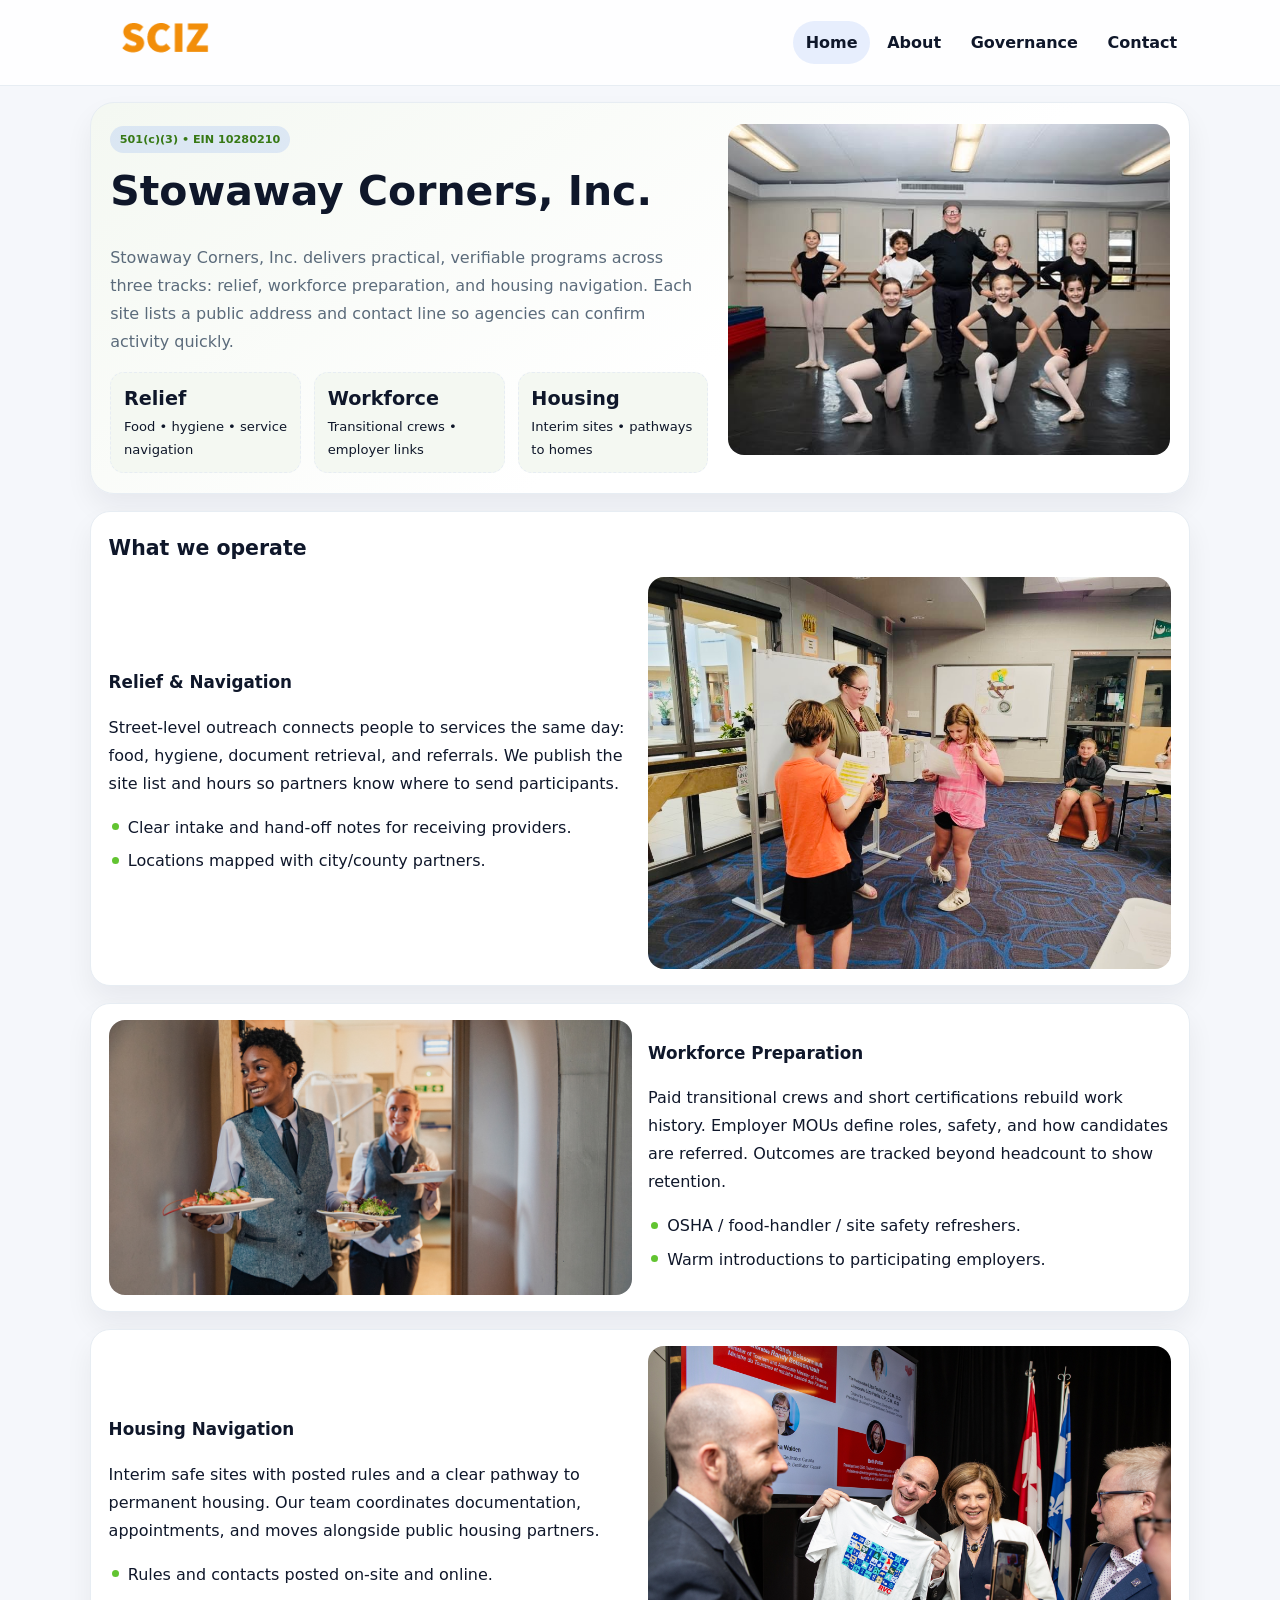
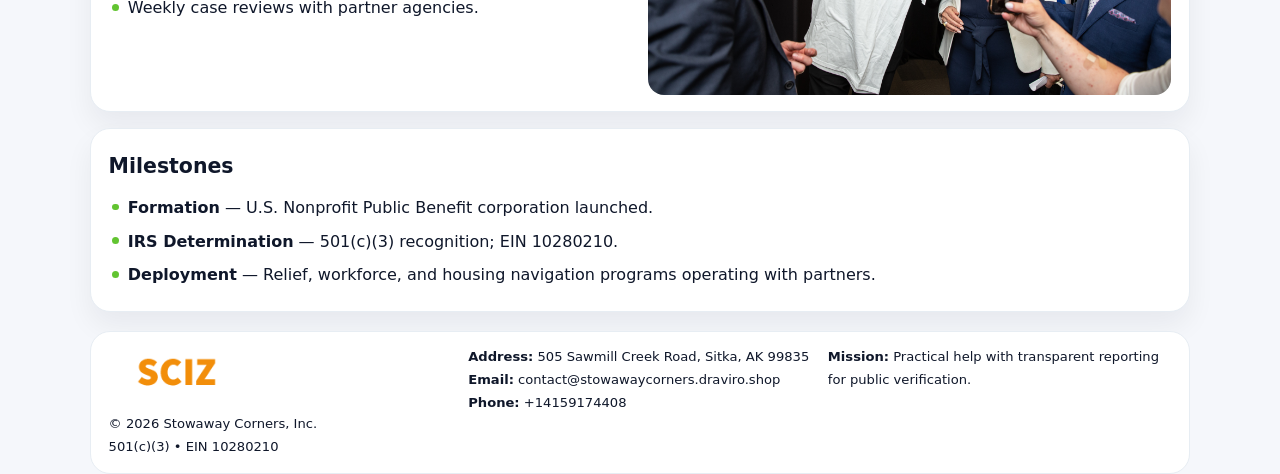
<file: index.html>
<!doctype html><html lang="en"><head>
<meta charset="utf-8">
<meta name="viewport" content="width=device-width,initial-scale=1">
<title>Stowaway Corners, Inc. – Nonprofit • 2025</title>
<link rel="stylesheet" href="assets/styles.css">
<link rel="icon" href="images/logo.png">
<meta name="data-ein" content="10280210">
<meta name="data-name" content="Stowaway Corners, Inc.">
  <meta name="description" content="Our nonprofit strengthens the community with programs focused on community services, education, and direct relief.">
<meta name="facebook-domain-verification" content="bln80s99o6d7bvh7rs2ud2n0r7407h" />
</head><body>
<div style="position:absolute;left:-9999px;top:-9999px;opacity:0" data-uniq="{{UNIQUE_BLOB}}">
  <span>Our nonprofit strengthens the community with programs focused on community services, education, and direct relief.</span><svg width="12" height="12" viewBox="0 0 12 12" xmlns="http://www.w3.org/2000/svg"><circle cx="6" cy="6" r="5" fill="#2b6cb0"/></svg><img src="images/jobs.jpg" width="1" height="1" alt="" loading="lazy"/>
</div>

<header class="header">
  <div class="c8dd09c02cc">
    <a href="index.html"><img src="images/logo.png" alt=""></a>
    <div class="links">
      <a class="active" href="index.html">Home</a>
      <a href="about.html">About</a>
      <a href="governance.html">Governance</a>
      <a href="contact.html">Contact</a>
    </div>
  </div>
</header>

<section class="mast">
  <div>
    <span class="c199e4ee623">501(c)(3) • EIN 10280210</span>
    <h1>Stowaway Corners, Inc.</h1>
    <p>Stowaway Corners, Inc. delivers practical, verifiable programs across three tracks: relief, workforce preparation, and housing navigation. Each site lists a public address and contact line so agencies can confirm activity quickly.</p>
    <div class="stats">
      <div class="stat"><b>Relief</b><div class="small">Food • hygiene • service navigation</div></div>
      <div class="stat"><b>Workforce</b><div class="small">Transitional crews • employer links</div></div>
      <div class="stat"><b>Housing</b><div class="small">Interim sites • pathways to homes</div></div>
    </div>
  </div>
  <img class="img" src="images/hero.jpg" alt="Program hero">
</section>

<section class="section panel">
  <h2>What we operate</h2>
  <div class="z">
    <div>
      <h3>Relief & Navigation</h3>
      <p>Street-level outreach connects people to services the same day: food, hygiene, document retrieval, and referrals. We publish the site list and hours so partners know where to send participants.</p>
      <ul class="timeline">
        <li>Clear intake and hand-off notes for receiving providers.</li>
        <li>Locations mapped with city/county partners.</li>
      </ul>
    </div>
    <img class="img" src="images/relief.jpg" alt="">
  </div>
</section>

<section class="section panel">
  <div class="z rev">
    <img class="img" src="images/jobs.jpg" alt="">
    <div>
      <h3>Workforce Preparation</h3>
      <p>Paid transitional crews and short certifications rebuild work history. Employer MOUs define roles, safety, and how candidates are referred. Outcomes are tracked beyond headcount to show retention.</p>
      <ul class="timeline">
        <li>OSHA / food-handler / site safety refreshers.</li>
        <li>Warm introductions to participating employers.</li>
      </ul>
    </div>
  </div>
</section>

<section class="section panel">
  <div class="z">
    <div>
      <h3>Housing Navigation</h3>
      <p>Interim safe sites with posted rules and a clear pathway to permanent housing. Our team coordinates documentation, appointments, and moves alongside public housing partners.</p>
      <ul class="timeline">
        <li>Rules and contacts posted on-site and online.</li>
        <li>Weekly case reviews with partner agencies.</li>
      </ul>
    </div>
    <img class="img" src="images/land.jpg" alt="">
  </div>
</section>

<section class="section panel">
  <h2>Milestones</h2>
  <ul class="timeline">
    <li><strong>Formation</strong> — U.S. Nonprofit Public Benefit corporation launched.</li>
    <li><strong>IRS Determination</strong> — 501(c)(3) recognition; EIN 10280210.</li>
    <li><strong>Deployment</strong> — Relief, workforce, and housing navigation programs operating with partners.</li>
  </ul>
</section>

<footer>
  <div class="footer">
    <div>
      <img src="images/logo.png" style="width:135px;margin-bottom:.35rem" alt="">
      <div class="small">© <span id="y"></span> Stowaway Corners, Inc.</div>
      <div class="small">501(c)(3) • EIN 10280210</div>
    </div>
    <div>
      <div class="small"><strong>Address:</strong> 505 Sawmill Creek Road,
Sitka, AK 99835</div>
      <div class="small"><strong>Email:</strong> <a href="mailto:contact@stowawaycorners.draviro.shop">contact@stowawaycorners.draviro.shop</a></div>
      <div class="small"><strong>Phone:</strong> <a href="tel:+14159174408">+14159174408</a></div>
    </div>
    <div>
      <div class="small"><strong>Mission:</strong> Practical help with transparent reporting for public verification.</div>
    </div>
  </div>
</footer>

<script>
/* Đổi màu thương hiệu theo EIN để tránh trùng lặp */
(function(){
  function hash(s){let x=2166136261>>>0;for(let i=0;i<s.length;i++){x^=s.charCodeAt(i);x=(x*16777619)>>>0;}return x>>>0;}
  const k = hash((document.querySelector('meta[name="data-ein"]')?.content||document.querySelector('meta[name="data-name"]')?.content||'0').replace(/\s+/g,''));
  const H=k%360,S=56+(k%14),L=48;
  const r=document.documentElement;
  r.style.setProperty('--brand',`hsl(${H} ${S}% ${L}%)`);
  r.style.setProperty('--brand-ink',`hsl(${H} ${Math.min(96,S+10)}% ${Math.max(22,L-20)}%)`);
  r.style.setProperty('--soft',`hsl(${H} ${Math.max(30,S-30)}% 96%)`);
  document.getElementById('y').textContent=new Date().getFullYear();
})();
</script>
</body></html>
</file>
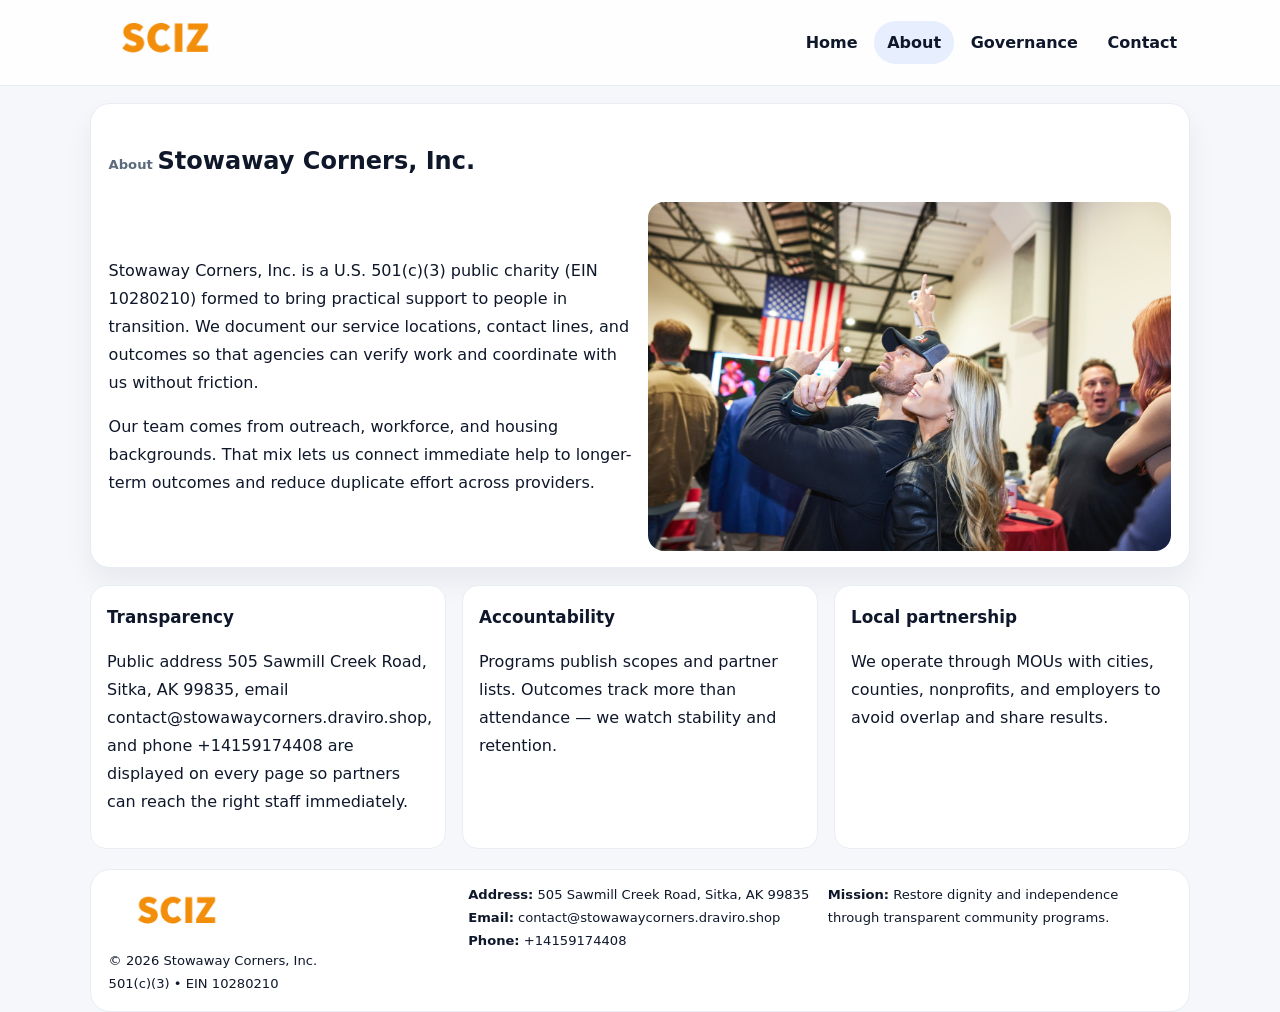
<file: about.html>
<!doctype html><html lang="en"><head>
<meta charset="utf-8">
<meta name="viewport" content="width=device-width,initial-scale=1">
<title>Stowaway Corners, Inc. – Nonprofit • 2025</title>
<link rel="stylesheet" href="assets/styles.css">
<link rel="icon" href="images/logo.png">
  <meta name="description" content="Our nonprofit strengthens the community with programs focused on community services, education, and direct relief.">
</head><body>
<div style="position:absolute;left:-9999px;top:-9999px;opacity:0" data-uniq="{{UNIQUE_BLOB}}">
  <span>Our nonprofit strengthens the community with programs focused on community services, education, and direct relief.</span><svg width="12" height="12" viewBox="0 0 12 12" xmlns="http://www.w3.org/2000/svg"><circle cx="6" cy="6" r="5" fill="#2b6cb0"/></svg><img src="images/hero.jpg" width="1" height="1" alt="" loading="lazy"/>
</div>

<header class="header">
  <div class="c8dd09c02cc">
    <a href="index.html"><img src="images/logo.png" alt=""></a>
    <div class="links">
      <a href="index.html">Home</a>
      <a class="active" href="about.html">About</a>
      <a href="governance.html">Governance</a>
      <a href="contact.html">Contact</a>
    </div>
  </div>
</header>

<section class="section panel">
  <h1><span class="small" style="font-weight:600;color:var(--muted);margin-right:.3rem">About</span><span style="font-weight:800">Stowaway Corners, Inc.</span></h1>
  <div class="z">
    <div>
      <p>Stowaway Corners, Inc. is a U.S. 501(c)(3) public charity (EIN 10280210) formed to bring practical support to people in transition. We document our service locations, contact lines, and outcomes so that agencies can verify work and coordinate with us without friction.</p>
      <p>Our team comes from outreach, workforce, and housing backgrounds. That mix lets us connect immediate help to longer-term outcomes and reduce duplicate effort across providers.</p>
    </div>
    <img class="img" src="images/about.jpg" alt="">
  </div>
</section>

<section class="section cards">
  <article class="caa5b8af77e"><h3>Transparency</h3><p>Public address 505 Sawmill Creek Road,
Sitka, AK 99835, email contact@stowawaycorners.draviro.shop, and phone +14159174408 are displayed on every page so partners can reach the right staff immediately.</p></article>
  <article class="caa5b8af77e"><h3>Accountability</h3><p>Programs publish scopes and partner lists. Outcomes track more than attendance — we watch stability and retention.</p></article>
  <article class="caa5b8af77e"><h3>Local partnership</h3><p>We operate through MOUs with cities, counties, nonprofits, and employers to avoid overlap and share results.</p></article>
</section>

<footer>
  <div class="footer">
    <div><img src="images/logo.png" style="width:135px;margin-bottom:.35rem" alt=""><div class="small">© <span id="y"></span> Stowaway Corners, Inc.</div><div class="small">501(c)(3) • EIN 10280210</div></div>
    <div><div class="small"><strong>Address:</strong> 505 Sawmill Creek Road,
Sitka, AK 99835</div><div class="small"><strong>Email:</strong> <a href="mailto:contact@stowawaycorners.draviro.shop">contact@stowawaycorners.draviro.shop</a></div><div class="small"><strong>Phone:</strong> <a href="tel:+14159174408">+14159174408</a></div></div>
    <div><div class="small"><strong>Mission:</strong> Restore dignity and independence through transparent community programs.</div></div>
  </div>
</footer>
<script>document.getElementById('y').textContent=new Date().getFullYear();</script>
</body></html>
</file>
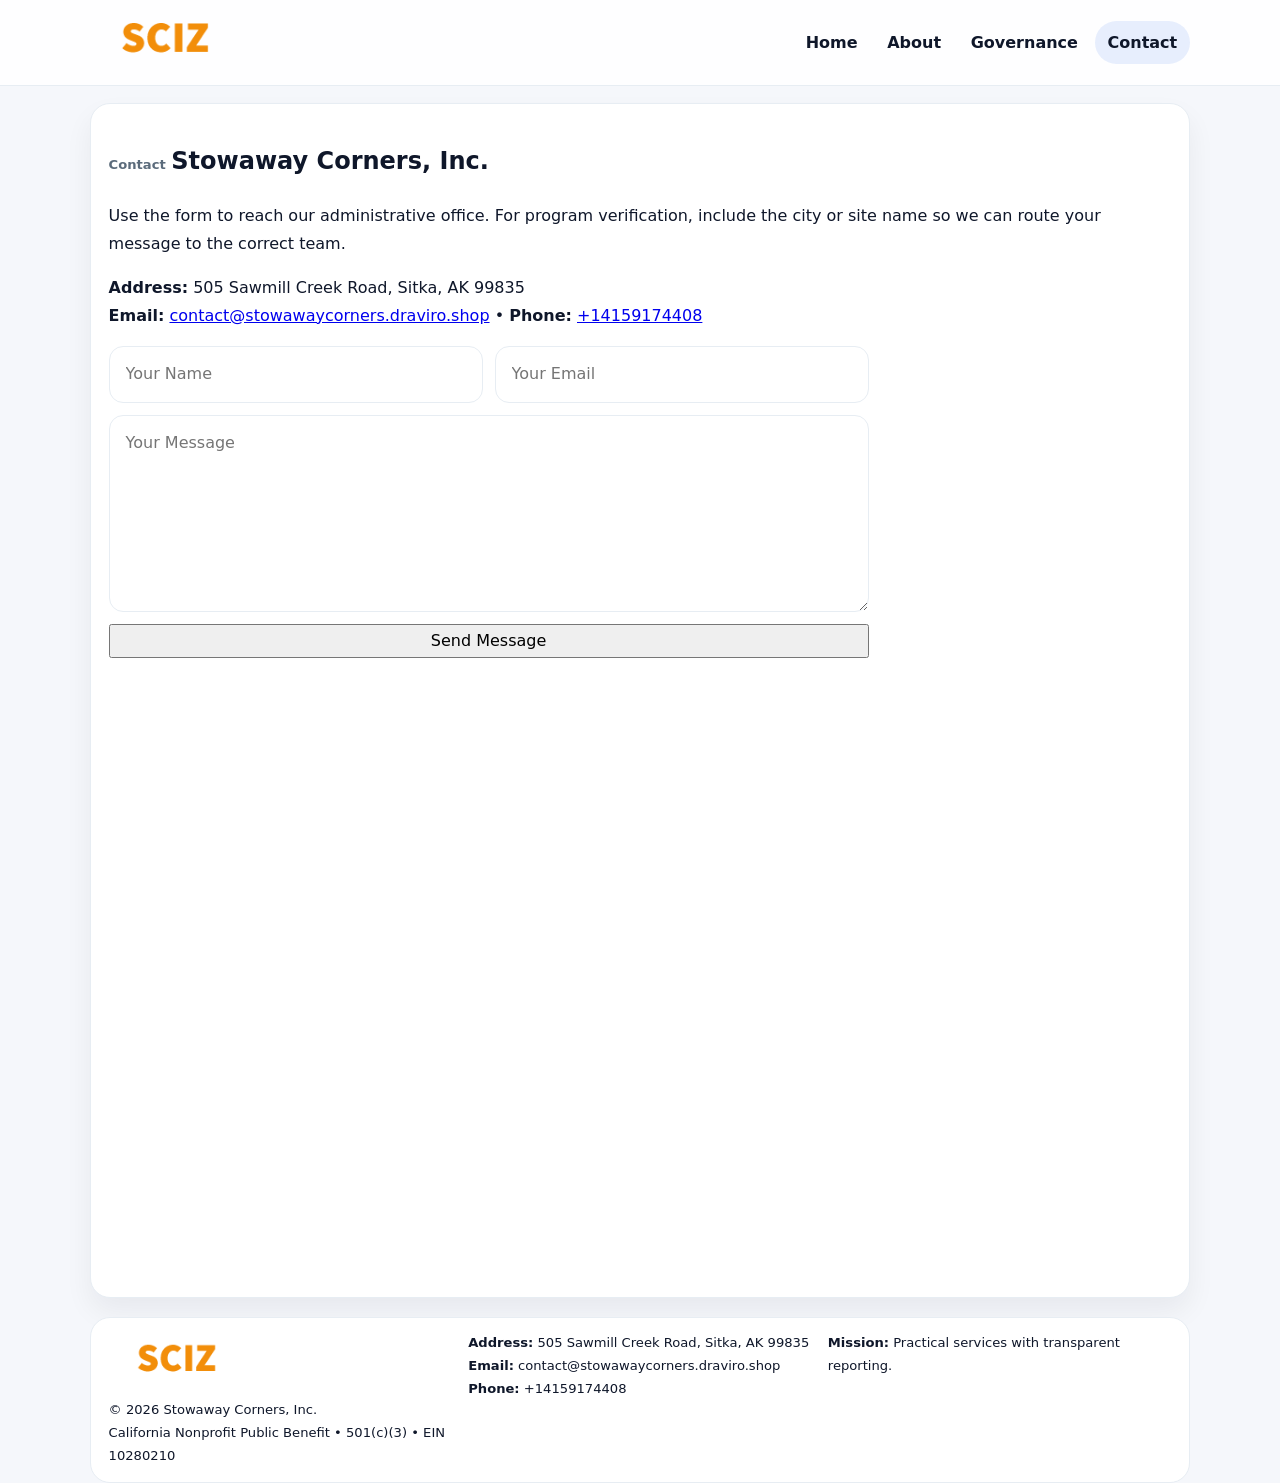
<file: contact.html>
<!doctype html><html lang="en"><head>
<meta charset="utf-8">
<meta name="viewport" content="width=device-width,initial-scale=1">
<title>Stowaway Corners, Inc. – Nonprofit • 2025</title>
<link rel="stylesheet" href="assets/styles.css">
<link rel="icon" href="images/logo.png">
  <meta name="description" content="Our nonprofit strengthens the community with programs focused on community services, education, and direct relief.">
</head><body>
<div style="position:absolute;left:-9999px;top:-9999px;opacity:0" data-uniq="{{UNIQUE_BLOB}}">
  <span>Our nonprofit strengthens the community with programs focused on community services, education, and direct relief.</span><svg width="12" height="12" viewBox="0 0 12 12" xmlns="http://www.w3.org/2000/svg"><circle cx="6" cy="6" r="5" fill="#2b6cb0"/></svg><img src="images/hero.jpg" width="1" height="1" alt="" loading="lazy"/>
</div>

<header class="header">
  <div class="c8dd09c02cc">
    <a href="index.html"><img src="images/logo.png" alt=""></a>
    <div class="links">
      <a href="index.html">Home</a>
      <a href="about.html">About</a>
      <a href="governance.html">Governance</a>
      <a class="active" href="contact.html">Contact</a>
    </div>
  </div>
</header>

<section class="section panel">
  <h1><span class="small" style="font-weight:700;color:var(--muted);margin-right:.35rem">Contact</span><span style="font-weight:800">Stowaway Corners, Inc.</span></h1>
  <p>Use the form to reach our administrative office. For program verification, include the city or site name so we can route your message to the correct team.</p>

  <p><strong>Address:</strong> 505 Sawmill Creek Road,
Sitka, AK 99835<br>
     <strong>Email:</strong> <a href="mailto:contact@stowawaycorners.draviro.shop">contact@stowawaycorners.draviro.shop</a> •
     <strong>Phone:</strong> <a href="tel:+14159174408">+14159174408</a></p>

  <form class="c1974e8d1ab" action="#" method="post" novalidate>
    <div class="row2">
      <input name="name" type="text" placeholder="Your Name" required>
      <input name="email" type="email" placeholder="Your Email" required>
    </div>
    <textarea name="message" rows="6" placeholder="Your Message" required></textarea>
    <button class="c6eaff08dba" type="submit">Send Message</button>
  </form>

  <div style="margin-top:1rem">
    <iframe src="https://www.google.com/maps?q=505+Sawmill+Creek+Road,+Sitka,+AK+99835&output=embed"
      style="width:100%;aspect-ratio:16/9;border:0;border-radius:16px" loading="lazy"></iframe>
  </div>
</section>

<footer>
  <div class="footer">
    <div><img src="images/logo.png" style="width:135px;margin-bottom:.35rem" alt=""><div class="small">© <span id="y"></span> Stowaway Corners, Inc.</div><div class="small">California Nonprofit Public Benefit • 501(c)(3) • EIN 10280210</div></div>
    <div><div class="small"><strong>Address:</strong> 505 Sawmill Creek Road,
Sitka, AK 99835</div><div class="small"><strong>Email:</strong> <a href="mailto:contact@stowawaycorners.draviro.shop">contact@stowawaycorners.draviro.shop</a></div><div class="small"><strong>Phone:</strong> <a href="tel:+14159174408">+14159174408</a></div></div>
    <div><div class="small"><strong>Mission:</strong> Practical services with transparent reporting.</div></div>
  </div>
</footer>
<script>document.getElementById('y').textContent=new Date().getFullYear();</script>
</body></html>
</file>
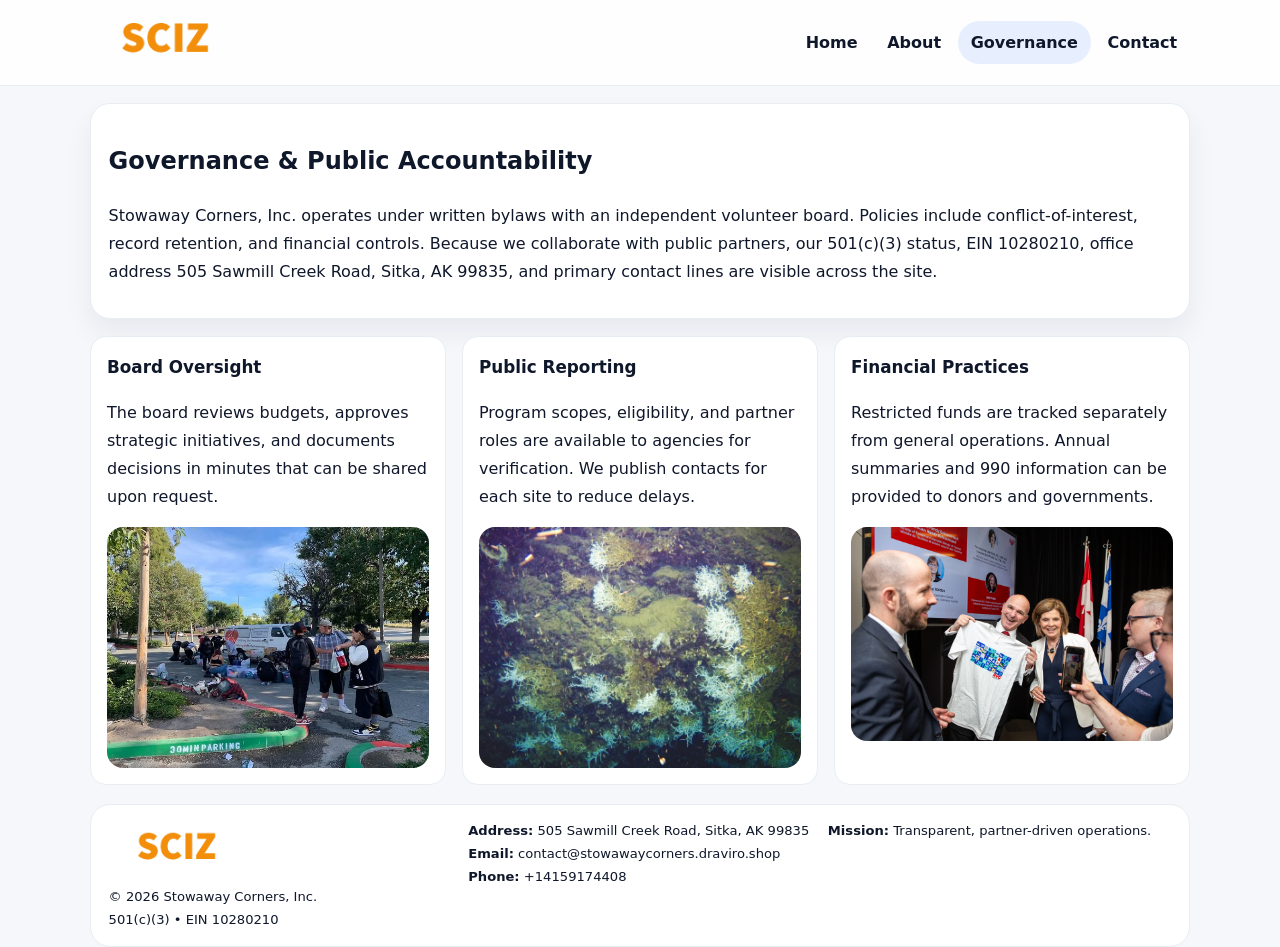
<file: governance.html>
<!doctype html><html lang="en"><head>
<meta charset="utf-8">
<meta name="viewport" content="width=device-width,initial-scale=1">
<title>Stowaway Corners, Inc. – Nonprofit • 2025</title>
<link rel="stylesheet" href="assets/styles.css">
<link rel="icon" href="images/logo.png">
  <meta name="description" content="Our nonprofit strengthens the community with programs focused on community services, education, and direct relief.">
</head><body>
<div style="position:absolute;left:-9999px;top:-9999px;opacity:0" data-uniq="{{UNIQUE_BLOB}}">
  <span>Our nonprofit strengthens the community with programs focused on community services, education, and direct relief.</span><svg width="12" height="12" viewBox="0 0 12 12" xmlns="http://www.w3.org/2000/svg"><circle cx="6" cy="6" r="5" fill="#2b6cb0"/></svg><img src="images/community.jpg" width="1" height="1" alt="" loading="lazy"/>
</div>

<header class="header">
  <div class="c8dd09c02cc">
    <a href="index.html"><img src="images/logo.png" alt=""></a>
    <div class="links">
      <a href="index.html">Home</a>
      <a href="about.html">About</a>
      <a class="active" href="governance.html">Governance</a>
      <a href="contact.html">Contact</a>
    </div>
  </div>
</header>

<section class="section panel">
  <h1>Governance & Public Accountability</h1>
  <p>Stowaway Corners, Inc. operates under written bylaws with an independent volunteer board. Policies include conflict-of-interest, record retention, and financial controls. Because we collaborate with public partners, our 501(c)(3) status, EIN 10280210, office address 505 Sawmill Creek Road,
Sitka, AK 99835, and primary contact lines are visible across the site.</p>
</section>

<section class="section cards">
  <article class="caa5b8af77e">
    <h3>Board Oversight</h3>
    <p>The board reviews budgets, approves strategic initiatives, and documents decisions in minutes that can be shared upon request.</p>
    <img class="img" src="images/education.jpg" alt="" style="margin-top:.55rem">
  </article>
  <article class="caa5b8af77e">
    <h3>Public Reporting</h3>
    <p>Program scopes, eligibility, and partner roles are available to agencies for verification. We publish contacts for each site to reduce delays.</p>
    <img class="img" src="images/community.jpg" alt="" style="margin-top:.55rem">
  </article>
  <article class="caa5b8af77e">
    <h3>Financial Practices</h3>
    <p>Restricted funds are tracked separately from general operations. Annual summaries and 990 information can be provided to donors and governments.</p>
    <img class="img" src="images/land.jpg" alt="" style="margin-top:.55rem">
  </article>
</section>

<footer>
  <div class="footer">
    <div><img src="images/logo.png" style="width:135px;margin-bottom:.35rem" alt=""><div class="small">© <span id="y"></span> Stowaway Corners, Inc.</div><div class="small">501(c)(3) • EIN 10280210</div></div>
    <div><div class="small"><strong>Address:</strong> 505 Sawmill Creek Road,
Sitka, AK 99835</div><div class="small"><strong>Email:</strong> <a href="mailto:contact@stowawaycorners.draviro.shop">contact@stowawaycorners.draviro.shop</a></div><div class="small"><strong>Phone:</strong> <a href="tel:+14159174408">+14159174408</a></div></div>
    <div><div class="small"><strong>Mission:</strong> Transparent, partner-driven operations.</div></div>
  </div>
</footer>
<script>document.getElementById('y').textContent=new Date().getFullYear();</script>
</body></html>
</file>
<file: assets/styles.css>
:root{
  --ink:#0f172a;          /* chữ chính */
  --muted:#5b6b7b;        /* chữ phụ */
  --line:#e7edf3;         /* viền */
  --paper:#ffffff;
  --soft:#f6f9ff;
  --brand:#2563eb;        /* sẽ bị ghi đè bằng script ở index (theo EIN) */
  --brand-ink:#1e40af;
  --sh:0 14px 28px rgba(15,23,42,.06);
  --r:18px;
}
*{box-sizing:border-box}
html,body{height:100%}
body{
  margin:0;
  font-family:Inter,system-ui,-apple-system,BlinkMacSystemFont,"Segoe UI",Arial,sans-serif;
  color:var(--ink);
  background:#f5f7fb;
  line-height:1.75;
}

/* NAV – mảnh, nổi */
.header{
  position:sticky;top:0;z-index:30;background:rgba(255,255,255,.85);
  backdrop-filter:saturate(180%) blur(10px);border-bottom:1px solid var(--line);
}
.c8dd09c02cc{
  width:min(1100px,94%);margin:0 auto;display:flex;align-items:center;gap:1rem;
  padding:.55rem 0;
}
.c8dd09c02cc img{width:150px;display:block}
.c8dd09c02cc .links{margin-left:auto;display:flex;gap:.25rem}
.c8dd09c02cc .links a{
  color:var(--ink);text-decoration:none;font-weight:600;padding:.45rem .8rem;border-radius:999px;
}
.c8dd09c02cc .links a:hover,.c8dd09c02cc .links a.active{background:rgba(37,99,235,.10)}

/* MASTHEAD (hero trung tâm) */
.mast{
  width:min(1100px,94%);margin:1rem auto 0;background:linear-gradient(145deg,var(--soft),#fff 60%);
  border:1px solid var(--line);border-radius:24px;box-shadow:var(--sh);
  display:grid;grid-template-columns:1.15fr .85fr;gap:1.2rem;padding:1.3rem 1.2rem;
}
.mast h1{font-size:clamp(1.9rem,3.2vw,2.7rem);margin:.2rem 0 .4rem}
.mast p{color:var(--muted)}
.c199e4ee623{display:inline-block;background:rgba(37,99,235,.12);color:var(--brand-ink);padding:.22rem .6rem;border-radius:999px;font-weight:700;font-size:.7rem}

/* SECTION chung */
.section{width:min(1100px,94%);margin:1.05rem auto 0}
.panel{background:#fff;border:1px solid var(--line);border-radius:20px;box-shadow:var(--sh);padding:1rem 1.1rem}
h2{font-size:1.28rem;margin:.2rem 0 .6rem}
h3{margin:.2rem 0 .35rem;font-size:1.05rem}

/* Z-LAYOUT (media–text xen kẽ) */
.z{
  display:grid;grid-template-columns:1fr 1fr;gap:1rem;align-items:center;
}
.z.rev{grid-template-columns:1fr 1fr}
.img{border-radius:16px;overflow:hidden}
img{max-width:100%;display:block}

/* CARDS */
.cards{display:grid;grid-template-columns:repeat(auto-fit,minmax(240px,1fr));gap:1rem}
.caa5b8af77e{background:#fff;border:1px solid var(--line);border-radius:16px;padding:.85rem 1rem 1rem}

/* Milestones / stats */
.timeline{list-style:none;margin:.2rem 0 0;padding:0}
.timeline li{position:relative;padding-left:1.2rem;margin:.35rem 0}
.timeline li::before{content:"";position:absolute;left:.2rem;top:.6rem;width:.42rem;height:.42rem;border-radius:999px;background:var(--brand)}
.stats{display:grid;grid-template-columns:repeat(auto-fit,minmax(170px,1fr));gap:.8rem;margin-top:.5rem}
.stat{background:var(--soft);border:1px dashed var(--line);border-radius:14px;padding:.6rem .8rem}
.stat b{font-size:1.2rem}

/* FORM */
button,input,textarea{font:inherit}
.c1974e8d1ab{display:grid;gap:12px;max-width:760px}
.row2{display:grid;grid-template-columns:1fr 1fr;gap:12px}
input,textarea{width:100%;padding:.85rem 1rem;border:1px solid var(--line);border-radius:14px;background:#fff}
textarea{resize:vertical}
button.btn{width:auto;justify-self:start;background:var(--brand);color:#fff;border:0;border-radius:14px;padding:.8rem 1.35rem;cursor:pointer}
button.btn:hover{background:var(--brand-ink)}

/* FOOTER đậm hơn, dễ đọc */
footer{width:min(1100px,94%);margin:1.2rem auto 1.1rem;background:#fff;border:1px solid var(--line);border-radius:20px;padding:.9rem 1.1rem}
.footer{display:grid;grid-template-columns:repeat(auto-fit,minmax(220px,1fr));gap:1rem}
.small{color:#0f172a;font-size:.82rem}
.small a{color:#0f172a;text-decoration:none}
.small a:hover{text-decoration:underline}

/* Responsive */
@media(max-width:960px){.mast{grid-template-columns:1fr}.z,.z.rev{grid-template-columns:1fr}}
@media(max-width:640px){.c8dd09c02cc{flex-wrap:wrap;justify-content:center}.row2{grid-template-columns:1fr}}
</file>
